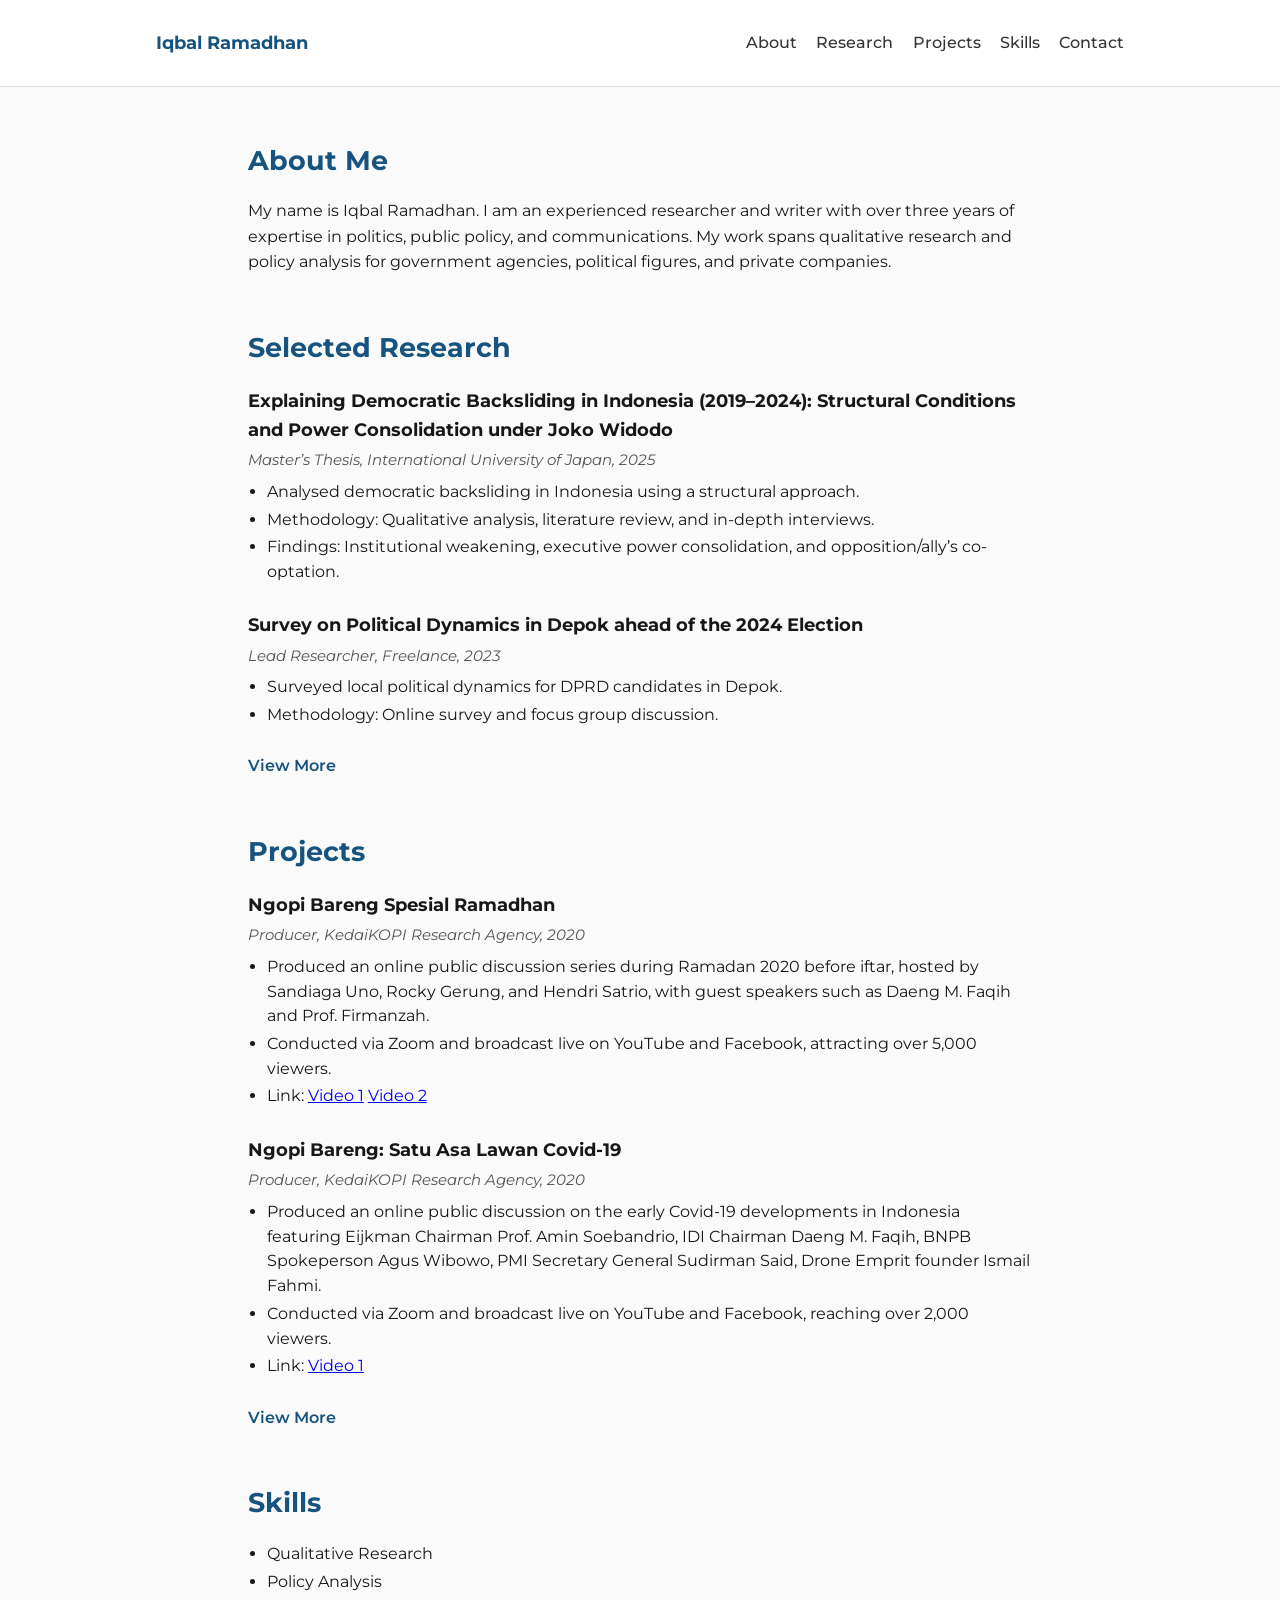
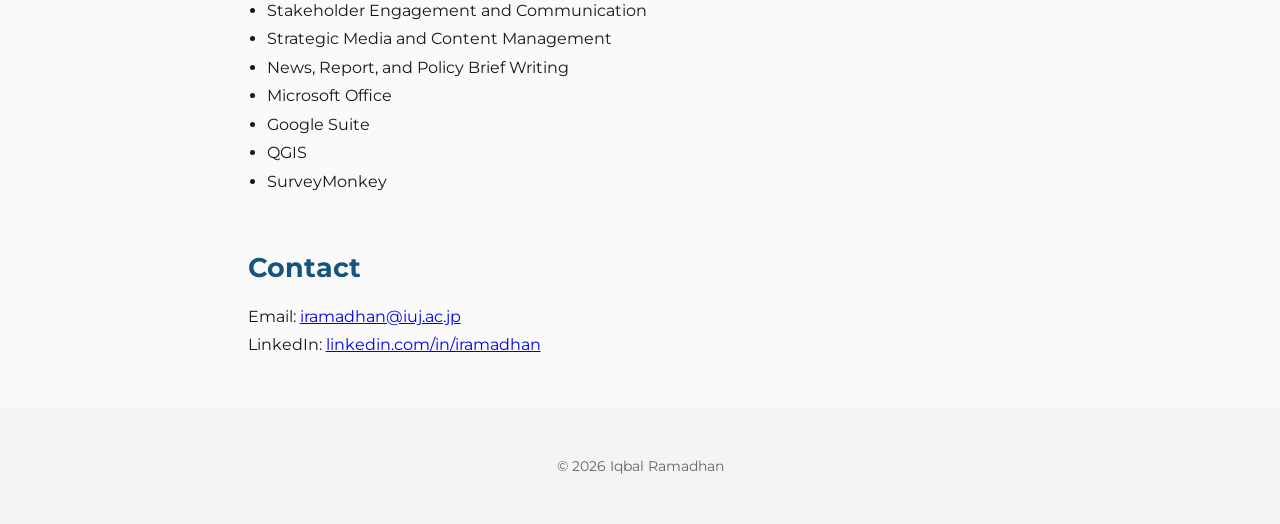
<file: index.html>
<!DOCTYPE html>
<html lang="en">
<head>
  <meta charset="UTF-8" />
  <meta name="viewport" content="width=device-width, initial-scale=1.0" />
  <title>Iqbal Ramadhan – Por
    tfolio</title>
  <link rel="preconnect" href="https://fonts.googleapis.com">
  <link rel="preconnect" href="https://fonts.gstatic.com" crossorigin>
  <link href="https://fonts.googleapis.com/css2?family=Montserrat:wght@400;600;700&display=swap" rel="stylesheet">
  <link rel="stylesheet" href="style.css" />
</head>
<body>
  <!-- Navbar -->
  <header>
    <nav>
      <h1>Iqbal Ramadhan</h1>
      <ul>
        <li><a href="#about">About</a></li>
        <li><a href="#research">Research</a></li>
        <li><a href="#projects">Projects</a></li>
        <li><a href="#skills">Skills</a></li>
        <li><a href="#contact">Contact</a></li>
      </ul>
    </nav>
  </header>

  <!-- About -->
  <section id="about">
    <h2>About Me</h2>
    <p>My name is Iqbal Ramadhan. I am an experienced researcher and writer with over three years of expertise in politics, public policy, and communications. My work spans qualitative research and policy analysis for government agencies, political figures, and private companies.</p>
  </section>

  <!-- Research (show 1 item by default) -->
  <section id="research">
    <h2>Selected Research</h2>

    <!-- Always visible -->
    <article class="research-item">
      <h3>Explaining Democratic Backsliding in Indonesia (2019–2024): Structural Conditions and Power Consolidation under Joko Widodo</h3>
      <h5><i>Master’s Thesis, International University of Japan, 2025</i></h5>
      <ul>
        <li>Analysed democratic backsliding in Indonesia using a structural approach.</li>
        <li>Methodology: Qualitative analysis, literature review, and in-depth interviews.</li>
        <li>Findings: Institutional weakening, executive power consolidation, and opposition/ally’s co-optation.</li>
      </ul>
    </article>

     <article class="research-item">
        <h3>Survey on Political Dynamics in Depok ahead of the 2024 Election</h3>
        <h5><i>Lead Researcher, Freelance, 2023</i></h5>
        <ul>
          <li>Surveyed local political dynamics for DPRD candidates in Depok.</li>
          <li>Methodology: Online survey and focus group discussion.</li>
        </ul>
      </article>

    <!-- Hidden initially (revealed via single View More) -->
    <div id="more-research" hidden>
      <article class="research-item">
        <h3>Market Survey on Toothpaste Usage Patterns</h3>
        <h5><i>Researcher, KedaiKOPI Research Agency, 2021</i></h5>
        <ul>
          <li>Survey on toothpaste usage patterns in five major Indonesian cities.</li>
          <li>Methodology: Face-to-face survey.</li>
        </ul>
      </article>

      <article class="research-item">
        <h3>Survey on Stunting Prevention Communication</h3>
        <h5><i>Researcher, KedaiKOPI Research Agency, 2021</i></h5>
        <ul>
          <li>Survey on stunting prevention in seven severely affected regions.</li>
          <li>Methodology: Face-to-face survey and focus group discussion.</li>
          <li>Findings: Low awareness of stunting prevention timeline was the main cause of high cases.</li>
        </ul>
      </article>

      <article class="research-item">
        <h3>Survey & FGDs on Political Dynamics in Java & Madura</h3>
        <h5><i>Researcher, KedaiKOPI Research Agency, 2021</i></h5>
        <ul>
          <li>Public opinion survey and FGDs with experts in Java and Madura electoral districts.</li>
          <li>Findings: Urban areas focus on service quality, rural areas on better living standards.</li>
        </ul>
      </article>

      <article class="research-item">
        <h3>National Survey on the Relocation of the Capital to Kalimantan</h3>
        <h5><i>Researcher, KedaiKOPI Research Agency, 2019</i></h5>
        <ul>
          <li>Survey on public opinion about relocating the capital to East Kalimantan.</li>
          <li>Methodology: Face-to-face interviews.</li>
          <li>Findings: 39.8% disapproved, 35.6% approved, 24.6% no opinion, while 95.7% respondents in Jakarta said disapproved.</li>
        </ul>
      </article>
    </div>

    <!-- Single toggle link -->
    <p><a href="#" id="toggle-research" class="toggle-link">View More</a></p>
  </section>

  <!-- Projects (show 1 item by default) -->
  <section id="projects">
    <h2>Projects</h2>

    <!-- Always visible -->
    <article class="project-item">
      <h3>Ngopi Bareng Spesial Ramadhan</h3>
      <h5><i>Producer, KedaiKOPI Research Agency, 2020</i></h5>
      <ul>
        <li>Produced an online public discussion series during Ramadan 2020 before iftar, hosted by Sandiaga Uno, Rocky Gerung, and Hendri Satrio, with guest speakers such as Daeng M. Faqih and Prof. Firmanzah.</li>
        <li>Conducted via Zoom and broadcast live on YouTube and Facebook, attracting over 5,000 viewers.</li>
        <li>Link: <a href="https://www.youtube.com/watch?v=qSgcNEgy-Eo">Video 1</a> <a href="https://www.youtube.com/watch?v=FkZupnpDZ5M">Video 2</a></li>
      </ul>
    </article>
    <article class="project-item">
      <h3>Ngopi Bareng: Satu Asa Lawan Covid-19</h3>
      <h5><i>Producer, KedaiKOPI Research Agency, 2020</i></h5>
      <ul>
        <li>Produced an online public discussion on the early Covid-19 developments in Indonesia featuring Eijkman Chairman Prof. Amin Soebandrio, IDI Chairman Daeng M. Faqih, BNPB Spokeperson Agus Wibowo, PMI Secretary General Sudirman Said, Drone Emprit founder Ismail Fahmi.</li>
        <li>Conducted via Zoom and broadcast live on YouTube and Facebook, reaching over 2,000 viewers.</li>
        <li>Link: <a href="https://www.youtube.com/watch?v=Cg5RpzuEjAo">Video 1</a></li>
      </ul>
    </article>

    <!-- Hidden initially (revealed via single View More) -->
    <div id="more-projects" hidden>
      <article class="project-item">
        <h3>Public Lecture by Minister of Foreign Affairs of Malaysia</h3>
        <h5><i>Project Leader, KedaiKOPI Research Agency, 2019</i></h5>
        <ul>
          <li>Led the public lecture by Malaysian Foreign Minister Saifuddin Abdullah at Paramadina University (20 July 2019).</li>
          <li>Coordinated with the Embassy of Malaysia & Paramadina University; managed event logistics.</li>
          <li>Held at Nurcholish Madjid Auditorium and broadcast live on YouTube.</li>
          <li>Link: <a href="https://www.youtube.com/watch?v=GY3Y5GAwkgk">Video 1</a></li>
        </ul>
      </article>
    </div>

    <!-- Single toggle link -->
    <p><a href="#" id="toggle-projects" class="toggle-link">View More</a></p>
  </section>

  <!-- Skills -->
  <section id="skills">
    <h2>Skills</h2>
    <ul>
      <li>Qualitative Research</li>
      <li>Policy Analysis</li>
      <li>Stakeholder Engagement and Communication</li>
      <li>Strategic Media and Content Management</li>
      <li>News, Report, and Policy Brief Writing</li>
      <li>Microsoft Office</li>
      <li>Google Suite</li>
      <li>QGIS</li>
      <li>SurveyMonkey</li>
    </ul>
  </section>

  <!-- Contact -->
  <section id="contact">
    <h2>Contact</h2>
    <p>Email: <a href="mailto:iramadhan@iuj.ac.jp">iramadhan@iuj.ac.jp</a></p>
    <p>LinkedIn: <a href="#">linkedin.com/in/iramadhan</a></p>
  </section>

  <!-- Footer -->
  <footer>
    <p>&copy; <span id="y"></span> Iqbal Ramadhan</p>
  </footer>

  <!-- Scripts -->
  <script>
    // Current year
    document.getElementById('y').textContent = new Date().getFullYear();

    // Helpers
    const toggleBlock = (linkEl, blockEl) => {
      linkEl.addEventListener('click', (e) => {
        e.preventDefault();
        const isHidden = blockEl.hasAttribute('hidden');
        if (isHidden) {
          blockEl.removeAttribute('hidden');
          linkEl.textContent = 'View Less';
        } else {
          blockEl.setAttribute('hidden', '');
          linkEl.textContent = 'View More';
        }
      });
    };

    // Research toggle (one link for all hidden items)
    toggleBlock(
      document.getElementById('toggle-research'),
      document.getElementById('more-research')
    );

    // Projects toggle (one link for all hidden items)
    toggleBlock(
      document.getElementById('toggle-projects'),
      document.getElementById('more-projects')
    );
  </script>
</body>
</html>
</file>
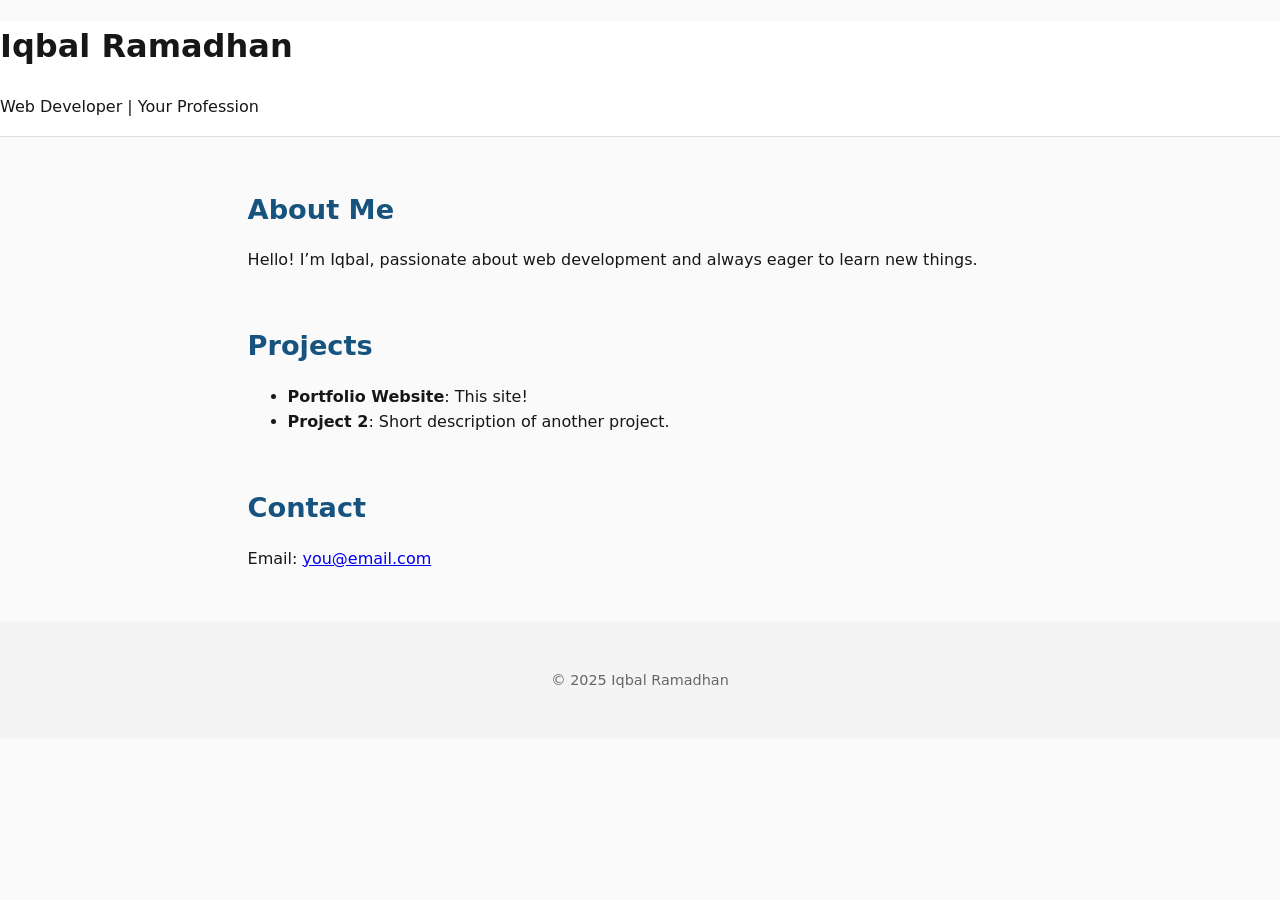
<file: index_Version2.html>
<!DOCTYPE html>
<html lang="en">
<head>
  <meta charset="UTF-8">
  <meta name="viewport" content="width=device-width, initial-scale=1.0">
  <title>Iqbal Ramadhan - Portfolio</title>
  <link rel="stylesheet" href="style.css">
</head>
<body>
  <header>
    <h1>Iqbal Ramadhan</h1>
    <p>Web Developer | Your Profession</p>
  </header>
  <main>
    <section>
      <h2>About Me</h2>
      <p>Hello! I’m Iqbal, passionate about web development and always eager to learn new things.</p>
    </section>
    <section>
      <h2>Projects</h2>
      <ul>
        <li><strong>Portfolio Website</strong>: This site!</li>
        <li><strong>Project 2</strong>: Short description of another project.</li>
      </ul>
    </section>
    <section>
      <h2>Contact</h2>
      <p>Email: <a href="mailto:you@email.com">you@email.com</a></p>
    </section>
  </main>
  <footer>
    <p>&copy; 2025 Iqbal Ramadhan</p>
  </footer>
</body>
</html>
</file>
<file: style.css>
/* Base */
* { box-sizing: border-box; }
html, body { margin: 0; }
body {
  font-family: 'Montserrat', system-ui, -apple-system, Segoe UI, Roboto, Arial, sans-serif;
  line-height: 1.6;
  color: #171717;
  background: #fafafa;
}

/* Navbar */
header {
  background: #fff;
  border-bottom: 1px solid #ddd;
  position: sticky;
  top: 0;
  z-index: 100;
}
nav {
  max-width: 1000px;
  margin: auto;
  display: flex;
  justify-content: space-between;
  align-items: center;
  padding: 0.9rem 1rem;
}
nav h1 { font-size: 1.1rem; color: #16537e; font-weight: 700; }
nav ul { list-style: none; display: flex; gap: 1.2rem; padding-left: 0; }
nav a { text-decoration: none; color: #333; font-weight: 500; }
nav a:hover { color: #0f6bd6; }

/* Sections */
section {
  max-width: 820px;
  margin: 3.2rem auto;
  padding: 0 1.1rem;
}
section h2 {
  margin: 0 0 1rem;
  font-size: 1.7rem;
  color: #16537e;
}

/* Research & Projects (flat, minimal) */
.research-item, .project-item { margin-bottom: 1.6rem; }
.research-item h3, .project-item h3 {
  font-size: 1.15rem;
  margin: 0 0 0.25rem;
}
.research-item h5, .project-item h5 {
  font-size: 0.95rem;
  color: #555;
  margin: 0 0 0.45rem;
  font-weight: 400;
}
.research-item ul, .project-item ul {
  list-style: disc;
  padding-left: 1.2rem;
  margin: 0.2rem 0 0; /* very tight top/bottom */
}
.research-item ul li, .project-item ul li { margin: 0.18rem 0; line-height: 1.55; }

/* Toggle link (simple text, no box) */
.toggle-link {
  color: #16537e;
  cursor: pointer;
  font-weight: 600;
  text-decoration: none;
}
.toggle-link:hover { text-decoration: underline; }

/* Generic lists in other sections */
#skills ul { list-style: disc; padding-left: 1.2rem; }
#skills li { margin: 0.18rem 0; }

/* Contact section */
#contact p {
  margin: 4px 0; /* bikin rapat antara Email & LinkedIn */
  line-height: 1.5;
}

/* Footer */
footer {
  text-align: center;
  padding: 2rem 1rem;
  margin-top: 2rem;
  background: #f4f4f4;
  color: #666;
  font-size: 0.9rem;
}
</file>
